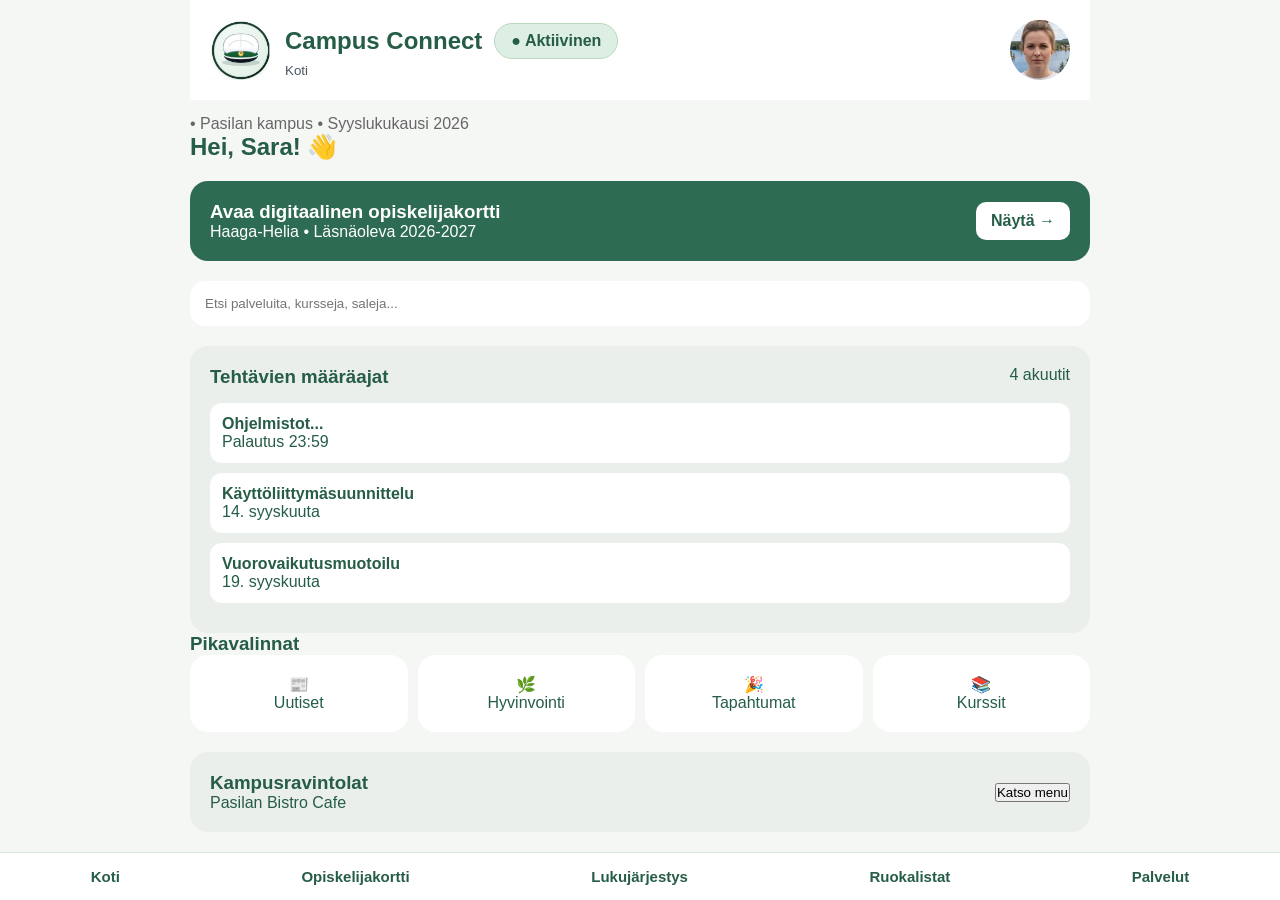
<file: index.html>
<!DOCTYPE html>
<html lang="fi">

<head>
    <meta charset="UTF-8">
    <meta name="viewport" content="width=device-width, initial-scale=1.0">
    <meta name="author" content="Evgenia">

    <title>Campus Connect</title>
    <link rel="stylesheet" href="style.css">
</head>

<body>

    <div class="container">

        <header class="header">
            <div class="logo">
                <img src="kuvat/logo.jpg" alt="Campus Connect">
            </div>

            <div class="header-info">
                <div class="title-row">
                    <h1>Campus Connect</h1>
                    <span class="active-text"> ● Aktiivinen</span>
                </div>

                <small>Koti</small>
            </div>

            <div class="profile">
                <img src="kuvat/opiskelija.jpg" alt="Opiskelijan profiilikuva">
            </div>

        </header>

        <p class="campus">
            • Pasilan kampus • Syyslukukausi 2026
        </p>

        <h2>Hei, Sara! 👋</h2>

        <section class="student-banner">

            <div>
                <h3>Avaa digitaalinen opiskelijakortti</h3>
                <p>Haaga-Helia • Läsnäoleva 2026-2027</p>
            </div>

            <a href="opiskelijakortti.html" class="show-button">
                Näytä →
            </a>
        </section>

        <div class="search-box">
            <input type="text" placeholder="Etsi palveluita, kursseja, saleja...">
        </div>

        <section class="tasks">

            <div class="tasks-header">
                <h3>Tehtävien määräajat</h3>
                <span>4 akuutit</span>
            </div>

            <div class="task">
                <strong>Ohjelmistot...</strong>
                <p>Palautus 23:59</p>
            </div>

            <div class="task">
                <strong>Käyttöliittymäsuunnittelu</strong>
                <p>14. syyskuuta</p>
            </div>

            <div class="task">
                <strong>Vuorovaikutusmuotoilu</strong>
                <p>19. syyskuuta</p>
            </div>

        </section>

        <h3 class="section-title">Pikavalinnat</h3>

        <section class="shortcuts">

            <div class="shortcut">
                <h4>📰</h4>
                <p>Uutiset</p>
            </div>

            <div class="shortcut">
                <h4>🌿</h4>
                <p>Hyvinvointi</p>
            </div>

            <div class="shortcut">
                <h4>🎉</h4>
                <p>Tapahtumat</p>
            </div>

            <div class="shortcut">
                <h4>📚</h4>
                <p>Kurssit</p>
            </div>

        </section>

        <section class="restaurant">

            <div>
                <h3>Kampusravintolat</h3>
                <p>Pasilan Bistro Cafe</p>
            </div>

            <button>Katso menu</button>

        </section>

    </div>

    <footer>

        <a href="index.html">Koti</a>
        <a href="opiskelijakortti.html">Opiskelijakortti</a>
        <a href="lukujarjestys.html">Lukujärjestys</a>
        <span>Ruokalistat</span>
        <span>Palvelut</span>

    </footer>

</body>

</html>
</file>
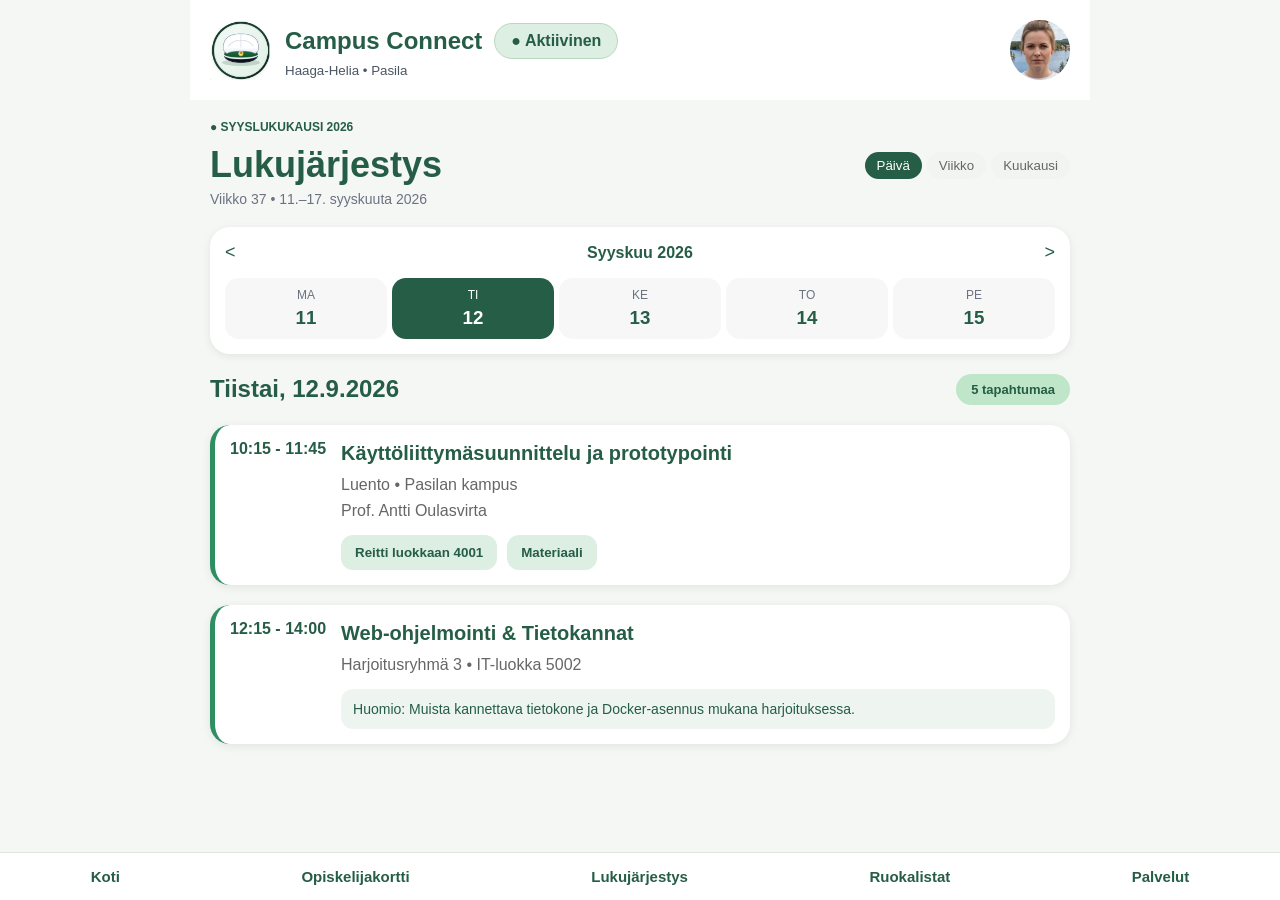
<file: lukujarjestys.html>
<!DOCTYPE html>
<html lang="fi">

<head>
    <meta charset="UTF-8">
    <meta name="viewport" content="width=device-width, initial-scale=1.0">
    <meta name="author" content="Evgenia">

    <title>Lukujärjestys</title>
    <link rel="stylesheet" href="style.css">
</head>

<body>

    <div class="container">

        <!-- Header -->
        <header class="header">

            <div class="logo">
                <img src="kuvat/logo.jpg" alt="Campus Connect">
            </div>

            <div class="header-info">
                <div class="title-row">
                    <h1>Campus Connect</h1>
                    <span class="active-text">● Aktiivinen</span>
                </div>
                <small>Haaga-Helia • Pasila</small>
            </div>

            <div class="profile">
                <img src="kuvat/opiskelija.jpg" alt="Opiskelijan profiilikuva">
            </div>

        </header>

        <!-- Lukujärjestys -->
        <section class="schedule-header">

            <p class="semester">● SYYSLUKUKAUSI 2026</p>

            <div class="schedule-title">
                <h2>Lukujärjestys</h2>

                <div class="view-buttons">
                    <button class="active-view">Päivä</button>
                    <button>Viikko</button>
                    <button>Kuukausi</button>
                </div>
            </div>

            <p class="week-info">
                Viikko 37 • 11.–17. syyskuuta 2026
            </p>

        </section>

        <!-- Kalenteri -->
        <section class="calendar">

            <div class="calendar-header">
                <button>&lt;</button>

                <div>
                    <strong>Syyskuu 2026</strong>
                </div>

                <button>&gt;</button>
            </div>

            <div class="week-days">

                <div class="day">
                    <span>MA</span>
                    <h3>11</h3>
                </div>

                <div class="day active-day">
                    <span>TI</span>
                    <h3>12</h3>
                </div>

                <div class="day">
                    <span>KE</span>
                    <h3>13</h3>
                </div>

                <div class="day">
                    <span>TO</span>
                    <h3>14</h3>
                </div>

                <div class="day">
                    <span>PE</span>
                    <h3>15</h3>
                </div>

            </div>

        </section>

        <!-- Päivän otsikko -->
        <section class="day-header">

            <div>
                <h2>Tiistai, 12.9.2026</h2>
            </div>

            <div class="event-count">
                5 tapahtumaa
            </div>

        </section>

        <!-- Kurssi 1 -->
        <section class="lesson-card">

            <div class="lesson-time">
                10:15 - 11:45
            </div>

            <div class="lesson-content">

                <h3>Käyttöliittymäsuunnittelu ja prototypointi</h3>

                <p>
                    Luento • Pasilan kampus
                </p>

                <p>
                    Prof. Antti Oulasvirta
                </p>

                <div class="lesson-buttons">
                    <button>Reitti luokkaan 4001</button>
                    <button>Materiaali</button>
                </div>

            </div>

        </section>

        <!-- Kurssi 2 -->
        <section class="lesson-card">

            <div class="lesson-time">
                12:15 - 14:00
            </div>

            <div class="lesson-content">

                <h3>Web-ohjelmointi &amp; Tietokannat</h3>

                <p>
                    Harjoitusryhmä 3 • IT-luokka 5002
                </p>

                <div class="lesson-note">
                    Huomio: Muista kannettava tietokone ja Docker-asennus mukana harjoituksessa.
                </div>

            </div>

        </section>

    </div>

    <footer>

        <a href="index.html">Koti</a>
        <a href="opiskelijakortti.html">Opiskelijakortti</a>
        <a href="lukujarjestys.html">Lukujärjestys</a>
        <span>Ruokalistat</span>
        <span>Palvelut</span>

    </footer>

</body>

</html>
</file>
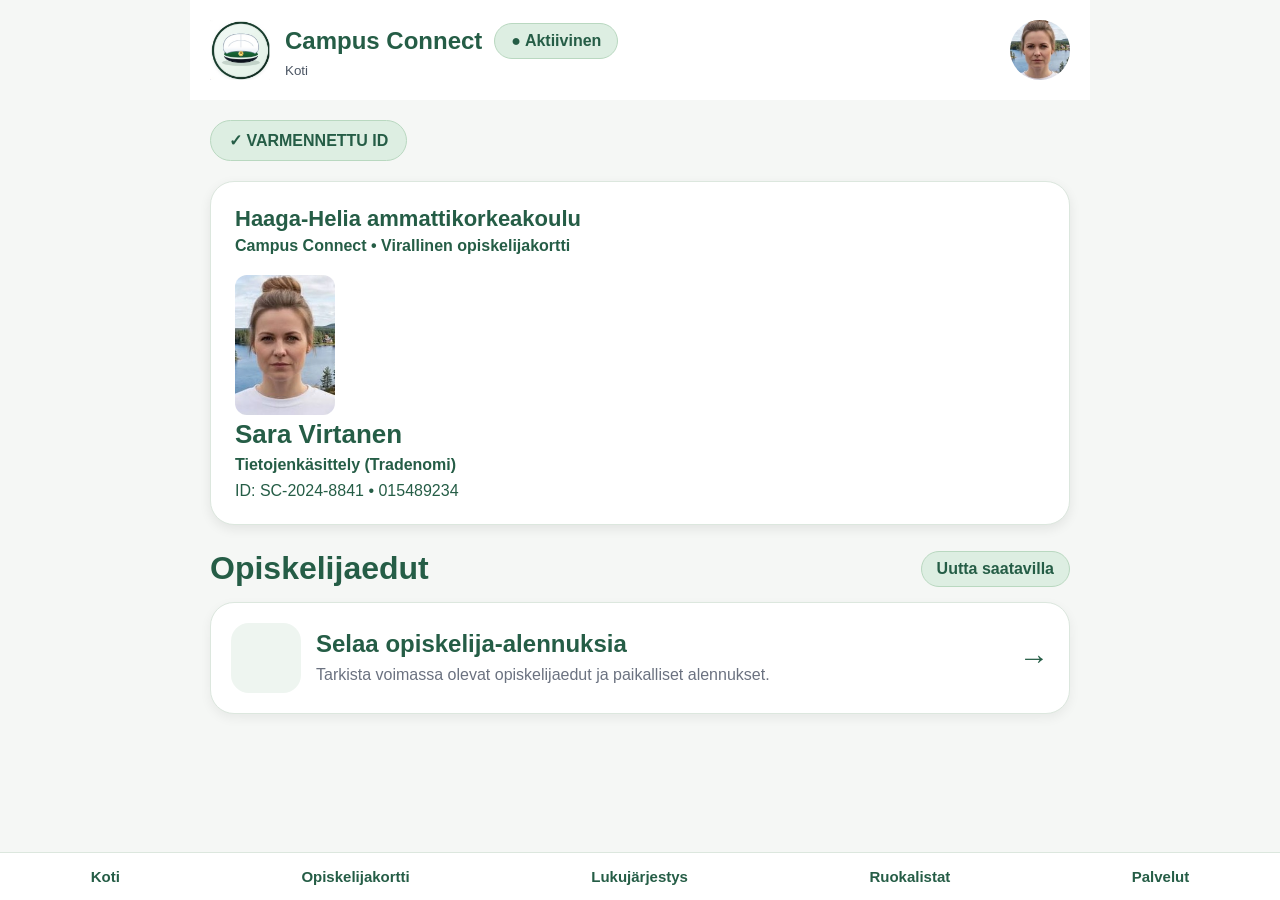
<file: opiskelijakortti.html>
<!DOCTYPE html>
<html lang="fi">

<head>
    <title>Campus Connect</title>

    <meta charset="UTF-8">
    <meta name="viewport" content="width=device-width, initial-scale=1.0">
    <meta name="author" content="Evgenia">

    <link href="style.css" rel="stylesheet" type="text/css">
</head>

<body>

    <div class="container">

        <header class="header">
            <div class="logo">
                <img src="kuvat/logo.jpg" alt="Campus Connect">
            </div>

            <div class="header-info">
                <div class="title-row">
                    <h1>Campus Connect</h1>
                    <span class="active-text"> ● Aktiivinen</span>
                </div>

                <small>Koti</small>
            </div>

            <div class="profile">
                <img src="kuvat/opiskelija.jpg" alt="Opiskelijan profiilikuva">
            </div>
        </header>

        <div class="verified">
            ✓ VARMENNETTU ID
        </div>

        <section class="student-card">

            <h2>Haaga-Helia ammattikorkeakoulu</h2>

            <p class="subtitle">
                Campus Connect • Virallinen opiskelijakortti
            </p>

            <div class="student-info">

                <div class="photo">
                    <img src="kuvat/opiskelija.jpg" </div>

                    <div class="details">
                        <h3>Sara Virtanen</h3>

                        <p class="degree">
                            Tietojenkäsittely (Tradenomi)
                        </p>

                        <p>
                            ID: SC-2024-8841 • 015489234
                        </p>
                    </div>

                </div>


        </section>

        <section class="benefits">

            <div class="benefits-header">
                <h2>Opiskelijaedut</h2>

                <div class="new-badge">
                    Uutta saatavilla
                </div>
            </div>

            <div class="benefit-card">

                <div class="benefit-icon">

                </div>

                <div class="benefit-text">
                    <h3>Selaa opiskelija-alennuksia</h3>

                    <p>
                        Tarkista voimassa olevat opiskelijaedut ja paikalliset alennukset.
                    </p>
                </div>

                <div class="arrow">
                    →
                </div>

            </div>

        </section>

    </div>


    <footer>
        <a href="index.html">Koti</a>
        <a href="opiskelijakortti.html">Opiskelijakortti</a>
        <a href="lukujarjestys.html">Lukujärjestys</a>
        <span>Ruokalistat</span>
        <span>Palvelut</span>
    </footer>

</body>

</html>
</file>
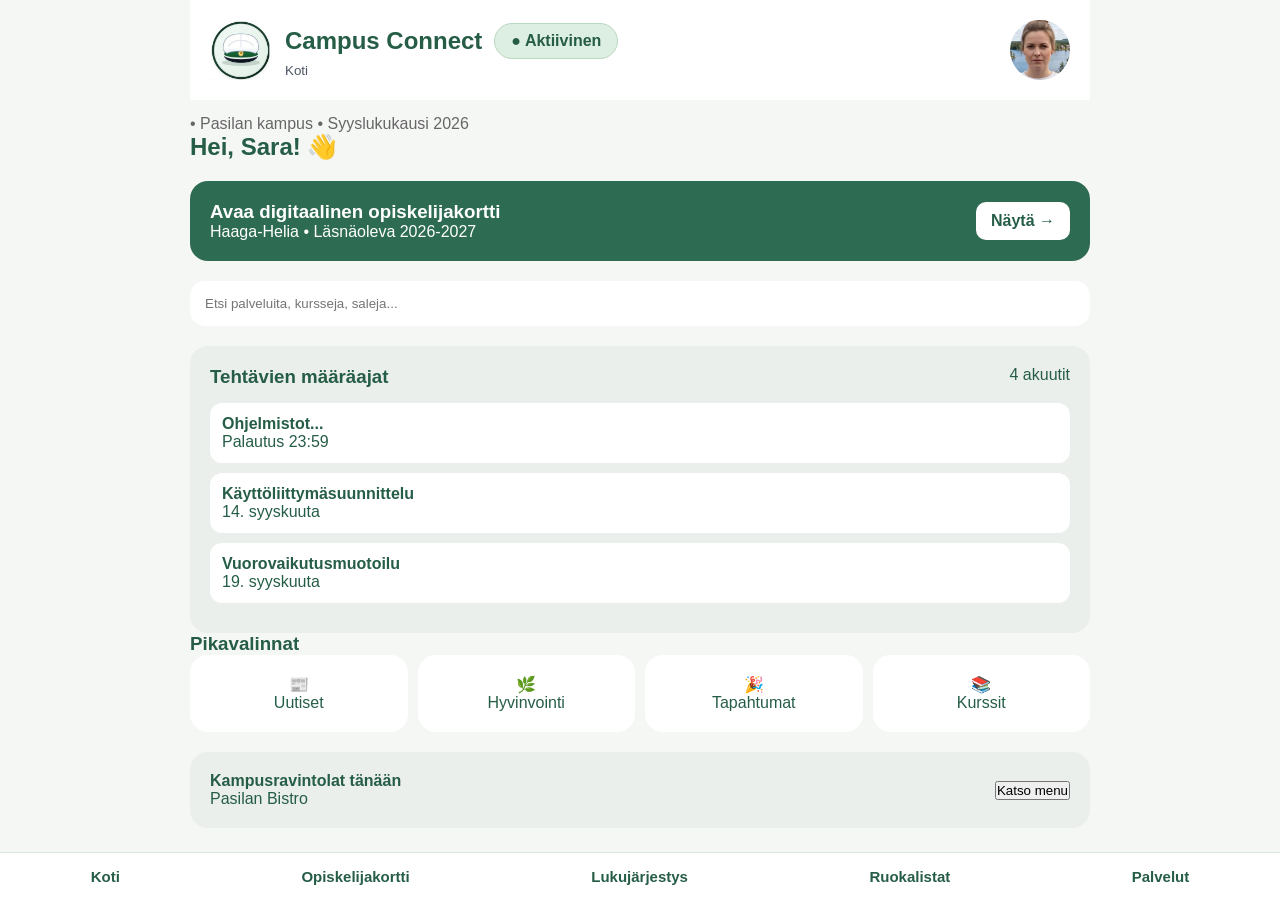
<file: paasivu.html>
<!DOCTYPE html>
<html lang="fi">

<head>
    <meta charset="UTF-8">
    <meta name="viewport" content="width=device-width, initial-scale=1.0">
    <meta name="author" content="Evgenia">

    <title>Campus Connect</title>
    <link rel="stylesheet" href="style.css">
</head>

<body>

    <div class="container">

        <header class="header">
            <div class="logo">
                <img src="kuvat/logo.jpg" alt="Campus Connect">
            </div>

            <div class="header-info">
                <div class="title-row">
                    <h1>Campus Connect</h1>
                    <span class="active-text"> ● Aktiivinen</span>
                </div>

                <small>Koti</small>
            </div>

            <div class="profile">
                <img src="kuvat/opiskelija.jpg">
            </div>

        </header>

        <p class="campus">
            • Pasilan kampus • Syyslukukausi 2026
        </p>

        <h2>Hei, Sara! 👋</h2>

        <section class="student-banner">

            <div>
                <h3>Avaa digitaalinen opiskelijakortti</h3>
                <p>Haaga-Helia • Läsnäoleva 2026-2027</p>
            </div>

            <a href="opiskelijakortti.html" class="show-button">
                Näytä →
            </a>
        </section>

        <div class="search-box">
            <input type="text" placeholder="Etsi palveluita, kursseja, saleja...">
        </div>

        <section class="tasks">

            <div class="tasks-header">
                <h3>Tehtävien määräajat</h3>
                <span>4 akuutit</span>
            </div>

            <div class="task">
                <strong>Ohjelmistot...</strong>
                <p>Palautus 23:59</p>
            </div>

            <div class="task">
                <strong>Käyttöliittymäsuunnittelu</strong>
                <p>14. syyskuuta</p>
            </div>

            <div class="task">
                <strong>Vuorovaikutusmuotoilu</strong>
                <p>19. syyskuuta</p>
            </div>

        </section>

        <h3 class="section-title">Pikavalinnat</h3>

        <section class="shortcuts">

            <div class="shortcut">
                <h4>📰</h4>
                <p>Uutiset</p>
            </div>

            <div class="shortcut">
                <h4>🌿</h4>
                <p>Hyvinvointi</p>
            </div>

            <div class="shortcut">
                <h4>🎉</h4>
                <p>Tapahtumat</p>
            </div>

            <div class="shortcut">
                <h4>📚</h4>
                <p>Kurssit</p>
            </div>

        </section>

        <section class="restaurant">

            <div>
                <strong>Kampusravintolat tänään</strong>
                <p>Pasilan Bistro</p>
            </div>

            <button>Katso menu</button>

        </section>

    </div>

    <footer>

        <a href="paasivu.html">Koti</a>
        <a href="opiskelijakortti.html">Opiskelijakortti</a>
        <a href="lukujarjestys.html">Lukujärjestys</a>
        <span>Ruokalistat</span>
        <span>Palvelut</span>

    </footer>

</body>

</html>
</file>
<file: style.css>
/* Opiskelijakortti */

* {
    margin: 0;
    padding: 0;
    box-sizing: border-box;
}

body {
    font-family: "Inter", 'Trebuchet MS', 'Lucida Sans Unicode', 'Lucida Grande', 'Lucida Sans', Arial, sans-serif, sans-serif;
    background-color: #f5f7f5;
    color: #255d46;
}

.container {
    max-width: 500px;
    margin: auto;
    padding-bottom: 20px;
}

/* Header */

.header {
    background-color: #ffffff;
    display: flex;
    align-items: center;
    justify-content: space-between;
    gap: 15px;
    padding: 20px;
}

.header-info {
    flex: 1;
    display: flex;
    flex-direction: column;
    justify-content: center;
}

.title-row {
    display: flex;
    align-items: center;
    gap: 12px;
}

.title-row h1 {
    margin: 0;
    color: #255d46;
    font-size: 24px;
    font-weight: 700;
}

.active-text {
    background-color: #ddeee2;
    border: 1px solid #b9d8c0;
    color: #255d46;
    padding: 8px 16px;
    border-radius: 25px;
    font-weight: 600;
    white-space: nowrap;
}

.header-info small {
    color: #4b5563;
    margin-top: 4px;
}

.logo {
    width: 60px;
    height: 60px;
}

.logo img {
    width: 100%;
    height: 100%;
    object-fit: contain;
}


/* Varmennettu ID */

.verified {
    display: inline-block;
    margin: 20px;
    padding: 10px 18px;
    border-radius: 25px;
    background-color: #ddeee2;
    border: 1px solid #b9d8c0;
    color: #255d46;
    font-weight: bold;
}

/* Kortti */

.student-card {
    background-color: #ffffff;
    margin: 0 20px;
    padding: 24px;
    border-radius: 24px;
    border: 1px solid #dce7de;
    box-shadow: 0 4px 12px rgba(0, 0, 0, 0.08);
}

.student-card h2 {
    font-size: 22px;
    margin-bottom: 5px;
}

.subtitle {
    color: #255d46;
    margin-bottom: 20px;
    font-weight: 600;
}

/* Opiskelijatiedot */

.student-info {
    display: flex;
    align-items: flex-start;
    gap: 15px;
}

.photo {
    flex-shrink: 0;
}

.photo img {
    width: 100px;
    height: 140px;
    object-fit: cover;
    border-radius: 12px;
}

.details h3 {
    font-size: 26px;
    margin-bottom: 6px;
}

.degree {
    color: #255d46;
    font-weight: 700;
    margin-bottom: 8px;
}

/* Status- ja voimassaoloruutu */

.info-row {
    display: flex;
    gap: 10px;
}

.info-box {
    flex: 1;
    background-color: #eef5f0;
    border: 1px solid #b9d8c0;
    border-radius: 18px;
    padding: 15px;
}

.info-box h4 {
    margin-bottom: 8px;
    font-size: 14px;
    color: #255d46;

}

.info-box p {
    font-size: 20px;
    font-weight: 700;
}


/* Opiskelijaedut */

.benefits {
    margin: 25px 20px;
}

.benefits-header {
    display: flex;
    justify-content: space-between;
    align-items: center;
    margin-bottom: 15px;
}

.benefits-header h2 {
    font-size: 32px;
}

.new-badge {
    background-color: #ddeee2;
    color: #255d46;
    border: 1px solid #b9d8c0;
    padding: 8px 15px;
    border-radius: 20px;
    font-weight: 600;
}

/* Etukortti */

.benefit-card {
    background-color: #ffffff;
    border-radius: 24px;
    padding: 20px;
    display: flex;
    align-items: center;
    gap: 15px;
    border: 1px solid #dce7de;
    box-shadow: 0 4px 12px rgba(0, 0, 0, 0.06);
}

.benefit-icon {
    width: 70px;
    height: 70px;
    border-radius: 18px;
    background-color: #eef5f0;
    display: flex;
    justify-content: center;
    align-items: center;
    font-size: 30px;
    color: #255d46;
}

.benefit-text {
    flex: 1;
}

.benefit-text h3 {
    font-size: 24px;
    margin-bottom: 6px;
}

.benefit-text p {
    color: #6b7280;
    line-height: 1.4;
}

.arrow {
    font-size: 30px;
    color: #255d46;
    font-weight: bold;
}

footer {
    position: fixed;
    bottom: 0;
    left: 0;

    width: 100%;
    background-color: white;

    border-top: 1px solid #dce7de;

    display: flex;
    justify-content: space-around;
    align-items: center;

    padding: 15px 0;
}

footer a,
footer span {
    color: #255d46;
    text-decoration: none;
    font-size: 15px;
    font-weight: 600;
}

footer a:visited {
    color: #255d46;
}

footer a:hover {
    color: #255d46;
}

footer a:active {
    color: #255d46;
}

/* Paasivu */

.campus {
    margin-top: 15px;
    color: #666;
}

.student-banner {
    margin-top: 20px;
    background: #2d6b52;
    color: white;
    border-radius: 18px;
    padding: 20px;
    display: flex;
    justify-content: space-between;
    align-items: center;
}

.student-banner button {
    background: white;
    border: none;
    padding: 10px 15px;
    border-radius: 10px;
}

.show-button {
    background: white;
    color: #255d46;
    text-decoration: none;
    padding: 10px 15px;
    border-radius: 10px;
    font-weight: 600;
    display: inline-block;
}

.profile {
    width: 60px;
    height: 60px;
    flex-shrink: 0;
}

.profile img {
    width: 100%;
    height: 100%;
    border-radius: 50%;
    object-fit: cover;
    display: block;
}

.search-box {
    margin-top: 20px;
}

.search-box input {
    width: 100%;
    padding: 15px;
    border: none;
    border-radius: 15px;
}

.tasks {
    background: #ebefec;
    margin-top: 20px;
    padding: 20px;
    border-radius: 18px;
}

.tasks-header {
    display: flex;
    justify-content: space-between;
    margin-bottom: 15px;
}

.task {
    background: white;
    margin-bottom: 10px;
    padding: 12px;
    border-radius: 12px;
}

.shortcuts {
    display: grid;
    grid-template-columns: repeat(4, 1fr);
    gap: 10px;
}

.shortcut {
    background: white;
    border-radius: 18px;
    text-align: center;
    padding: 20px 10px;
}

.restaurant {
    margin-top: 20px;
    background: #ebefec;
    border-radius: 18px;
    padding: 20px;
    display: flex;
    justify-content: space-between;
    align-items: center;
}

.header-info {
    flex: 1;
    display: flex;
    flex-direction: column;
    justify-content: center;
}

.title-row {
    display: flex;
    align-items: center;
    gap: 12px;
}

.title-row h1 {
    margin: 0;
    color: #255d46;
    font-size: 24px;
    font-weight: 700;
    white-space: nowrap;
}

.active-text {
    background-color: #ddeee2;
    border: 1px solid #b9d8c0;
    color: #255d46;
    padding: 8px 16px;
    border-radius: 25px;
    font-weight: 600;
    white-space: nowrap;
}

.header-info small {
    color: #4b5563;
    margin-top: 4px;
}

/* LUKUJÄRJESTYS */

.schedule-header {
    margin-top: 20px;
    padding: 0 20px;
}

.semester {
    color: #255d46;
    font-size: 12px;
    font-weight: 700;
    margin-bottom: 10px;
}

.schedule-title {
    display: flex;
    justify-content: space-between;
    align-items: center;
}

.schedule-title h2 {
    font-size: 36px;
    color: #255d46;
}

.week-info {
    margin-top: 5px;
    color: #6b7280;
    font-size: 14px;
}

.view-buttons {
    display: flex;
    gap: 5px;
}

.view-buttons button {
    border: none;
    background-color: #f1f4f1;
    color: #666;
    padding: 6px 12px;
    border-radius: 15px;
    cursor: pointer;
}

.active-view {
    background-color: #255d46 !important;
    color: white !important;
}

/* Kalenteri */

.calendar {
    background-color: #ffffff;
    border-radius: 20px;
    padding: 15px;
    margin: 20px;
    box-shadow: 0 2px 8px rgba(0, 0, 0, 0.08);
}

.calendar-header {
    display: flex;
    justify-content: space-between;
    align-items: center;
    margin-bottom: 15px;
}

.calendar-header button {
    border: none;
    background: none;
    font-size: 18px;
    color: #255d46;
    cursor: pointer;
}

.week-days {
    display: flex;
    gap: 5px;
}

.day {
    flex: 1;
    background-color: #f7f7f7;
    border-radius: 14px;
    text-align: center;
    padding: 10px 5px;
}

.day span {
    display: block;
    font-size: 12px;
    color: #6b7280;
    margin-bottom: 5px;
}

.day h3 {
    color: #255d46;
}

.active-day {
    background-color: #255d46;
}

.active-day span,
.active-day h3 {
    color: white;
}

/* Päivän tiedot */

.day-header {
    display: flex;
    justify-content: space-between;
    align-items: center;
    margin: 20px;
}

.day-header h2 {
    color: #255d46;
    line-height: 1.2;
}

.event-count {
    background-color: #bfe6c8;
    color: #255d46;
    padding: 8px 15px;
    border-radius: 20px;
    font-size: 13px;
    font-weight: 600;
}

/* Kurssikortit */

.lesson-card {
    background-color: white;
    border-radius: 20px;
    margin: 20px;
    padding: 15px;
    display: flex;
    gap: 15px;
    border-left: 5px solid #2f8d62;
    box-shadow: 0 2px 10px rgba(0, 0, 0, 0.08);
}

.lesson-time {
    min-width: 65px;
    font-weight: 700;
    color: #255d46;
}

.lesson-content {
    flex: 1;
}

.lesson-content h3 {
    color: #255d46;
    font-size: 20px;
    margin-bottom: 10px;
    line-height: 1.3;
    word-break: break-word;
}


.lesson-content p {
    color: #666;
    margin-bottom: 8px;
}

.lesson-buttons {
    display: flex;
    gap: 10px;
    margin-top: 15px;
}

.lesson-buttons button {
    border: none;
    background-color: #ddeee2;
    color: #255d46;
    padding: 10px 14px;
    border-radius: 12px;
    font-weight: 600;
    cursor: pointer;
}

/* Huomio-laatikko */

.lesson-note {
    margin-top: 15px;
    background-color: #eef5f0;
    padding: 12px;
    border-radius: 12px;
    color: #255d46;
    font-size: 14px;
}

/* Responsiivisuus */
@media screen and (max-width: 768px) {

    body {
        overflow-x: hidden;
    }

    .container {
        width: 100%;
        max-width: 100%;
        padding: 10px;
    }

    /* Header */

    .header {
        display: flex;
        flex-direction: row;
        align-items: center;
        justify-content: space-between;
        padding: 15px;
    }

    .title-row {
        display: flex;
        flex-direction: row;
        align-items: center;
        gap: 8px;
        flex-wrap: wrap;
    }

    .title-row h1 {
        font-size: 20px;
        white-space: nowrap;
    }

    .logo {
        width: 50px;
        height: 50px;
    }

    /* Opiskelijakortti */

    .student-card {
        margin: 0;
        padding: 18px;
    }

    .student-info {
        flex-direction: column;
        align-items: center;
        text-align: center;
    }

    .photo img {
        width: 120px;
        height: 160px;
    }

    .details h3 {
        font-size: 22px;
    }

    .info-row {
        flex-direction: column;
    }

    /* Opiskelijaedut */

    .benefits {
        margin: 20px 0;
    }

    .benefits-header {
        flex-direction: column;
        align-items: flex-start;
        gap: 10px;
    }

    .benefits-header h2 {
        font-size: 28px;
    }

    .benefit-card {
        flex-direction: column;
        text-align: center;
    }

    /* Pääsivu */

    .student-banner {
        flex-direction: column;
        align-items: flex-start;
        gap: 15px;
    }

    .show-button {
        width: 100%;
        text-align: center;
    }

    .tasks-header {
        flex-direction: column;
        gap: 10px;
    }

    .shortcuts {
        grid-template-columns: repeat(2, 1fr);
    }

    .restaurant {
        flex-direction: column;
        align-items: flex-start;
        gap: 10px;
    }

    /* Lukujärjestys */

    .schedule-title {
        flex-direction: column;
        align-items: flex-start;
        gap: 10px;
    }

    .schedule-title h2 {
        font-size: 28px;
    }

    .view-buttons {
        width: 100%;
    }

    .view-buttons button {
        flex: 1;
    }

    .calendar {
        margin: 10px 0;
        padding: 12px;
    }

    .week-days {
        display: grid;
        grid-template-columns: repeat(5, 1fr);
        gap: 4px;
    }

    .day {
        min-width: 0;
    }

    .day-header {
        flex-direction: column;
        align-items: flex-start;
        gap: 10px;
        margin: 10px 0;
    }

    .lesson-card {
        flex-direction: column;
        margin: 10px 0;
    }

    .lesson-content h3 {
        font-size: 18px;
        word-break: break-word;
    }

    .lesson-buttons {
        flex-direction: column;
    }

    .lesson-buttons button {
        width: 100%;
    }

    /* Footer */

    footer a,
    footer span {
        font-size: 12px;
    }
}

/* Tabletit */

@media screen and (min-width: 769px) and (max-width: 1024px) {

    .container {
        max-width: 700px;
    }

    .shortcuts {
        grid-template-columns: repeat(4, 1fr);
    }
}

/* Tietokoneet */

@media screen and (min-width: 1025px) {

    .container {
        max-width: 900px;
    }
}
</file>
